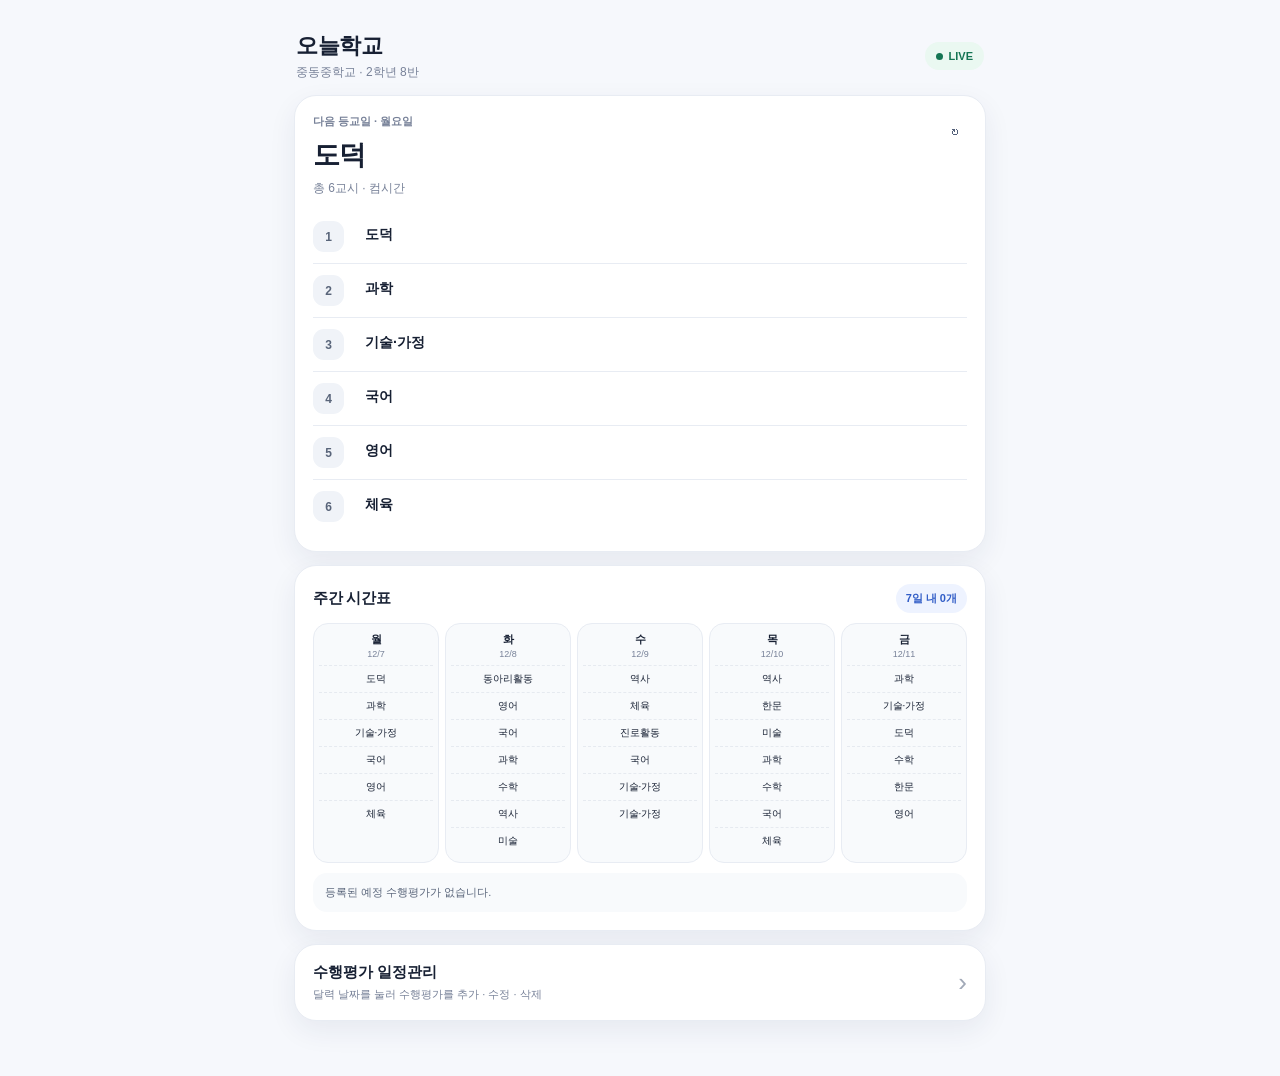
<file: index.html>
<!doctype html>
<html lang="ko">
<head>
  <meta charset="utf-8">
  <meta name="viewport" content="width=device-width,initial-scale=1,viewport-fit=cover">
  <meta name="theme-color" content="#f7f9fc">
  <meta name="apple-mobile-web-app-capable" content="yes">
  <meta name="apple-mobile-web-app-status-bar-style" content="default">
  <meta name="apple-mobile-web-app-title" content="오늘학교">
  <link rel="manifest" href="./manifest.webmanifest">
  <link rel="icon" href="./icon.svg" type="image/svg+xml">
  <title>오늘학교</title>
  <link rel="stylesheet" href="./style.css">
</head>
<body>
<div class="app">
  <section id="homeView">
    <div class="topbar">
      <div><div class="brand">오늘학교</div><div class="school">중동중학교 · 2학년 8반</div></div>
      <div id="status" class="status"><span class="dot"></span><span id="statusText">연결 중</span></div>
    </div>
    <div class="card">
      <div class="hero">
        <div><div id="heroLabel" class="eyebrow">오늘 시간표</div><h1 id="heroMain">불러오는 중</h1><div id="heroSub" class="heroSub">컴시간 시간표를 확인하고 있어요.</div></div>
        <button class="ghost" onclick="loadTimetable()" aria-label="새로고침">↻</button>
      </div>
      <div id="todayList" style="margin-top:13px"><div class="muted">시간표를 불러오는 중입니다.</div></div>
    </div>
    <div class="card">
      <div class="sectionHead"><div class="sectionTitle">주간 시간표</div><span id="homeAssessCount" class="countPill">7일 내 0개</span></div>
      <div id="weekGrid"><div class="muted">주간 시간표를 불러오는 중입니다.</div></div>
      <div id="homeUpcoming" class="homeAssess">등록된 예정 수행평가가 없습니다.</div>
    </div>
    <div class="card navCard" onclick="showManager()">
      <div><div class="navTitle">수행평가 일정관리</div><div class="navDesc">달력 날짜를 눌러 수행평가를 추가 · 수정 · 삭제</div></div><div class="chev">›</div>
    </div>
    <div id="installCard" class="card hidden">
      <div class="sectionTitle">폰에 앱으로 설치</div><div class="muted" style="margin-top:7px">홈 화면에 설치하면 주소창 없이 일반 앱처럼 열 수 있습니다.</div>
      <button id="installBtn" class="primary" style="width:100%;margin-top:12px">홈 화면에 설치</button>
      <div class="installNote">iPhone은 Safari의 공유 버튼 → ‘홈 화면에 추가’를 사용하세요.</div>
    </div>
  </section>
  <section id="managerView" class="hidden">
    <div class="viewHead"><button class="back" onclick="showHome()">‹</button><div><div class="viewTitle">수행평가 일정관리</div><div class="school">날짜를 누르면 바로 추가할 수 있어요.</div></div></div>
    <div class="card">
      <div class="sectionHead"><div class="sectionTitle">수행평가 달력</div><span id="managerCount" class="countPill">7일 내 0개</span></div>
      <div class="calendarHead"><button class="calArrow" onclick="changeMonth(-1)">‹</button><div id="calendarTitle" class="calendarTitle"></div><button class="calArrow" onclick="changeMonth(1)">›</button></div>
      <div class="dow"><div>일</div><div>월</div><div>화</div><div>수</div><div>목</div><div>금</div><div>토</div></div><div id="calendarGrid" class="calGrid"></div>
    </div>
    <div class="card"><div class="sectionTitle">다가오는 수행평가</div><div id="assessmentList" style="margin-top:7px"></div></div>
  </section>
</div>
<div id="modalWrap" class="modalWrap hidden" onclick="modalBackdrop(event)">
  <div class="modal">
    <div class="modalTop"><div><div id="modalTitle" class="modalTitle">수행평가 추가</div><div id="modalDate" class="datePill"></div></div><button class="light" onclick="closeModal()">닫기</button></div>
    <label>과목</label><select id="subjectInput"></select><label>수행평가 내용</label><input id="titleInput" placeholder="예: 생태계 조사 보고서 발표"><label>메모 <span style="font-weight:500">(선택)</span></label><textarea id="noteInput" placeholder="준비물, 제출 방식, 범위 등을 적어두세요."></textarea>
    <div class="modalActions"><button class="light" onclick="closeModal()">취소</button><button class="primary" onclick="saveAssessment()">저장</button></div>
  </div>
</div>
<div id="toast" class="toast"></div>
<script>
  const nativeFetch=window.fetch.bind(window);
  window.fetch=async function(input,init){
    if(typeof input==="string"&&input.indexOf("/api/timetable")===0){
      const requested=new URL(input,location.href).searchParams.get("week")||"0";
      const cachedResponse=await nativeFetch("./timetable.json?_="+Date.now(),{cache:"no-store"});
      const cache=await cachedResponse.json();
      const selected=(cache.weeks&&cache.weeks[requested])?cache.weeks[requested]:(cache.data||cache);
      return new Response(JSON.stringify({ok:true,data:selected}),{
        status:cachedResponse.ok?200:cachedResponse.status,
        headers:{"Content-Type":"application/json"}
      });
    }
    return nativeFetch(input,init);
  };
</script>
<script src="./app.js"></script>
<script>
  if("serviceWorker" in navigator){navigator.serviceWorker.register("./sw.js").catch(function(){});}
  (function(){
    var isiOS=/iphone|ipad|ipod/i.test(navigator.userAgent);
    var installed=(window.navigator.standalone===true)||window.matchMedia("(display-mode: standalone)").matches;
    if(isiOS&&!installed){document.getElementById("installCard").classList.remove("hidden");}
  })();
</script>
</body>
</html>
</file>
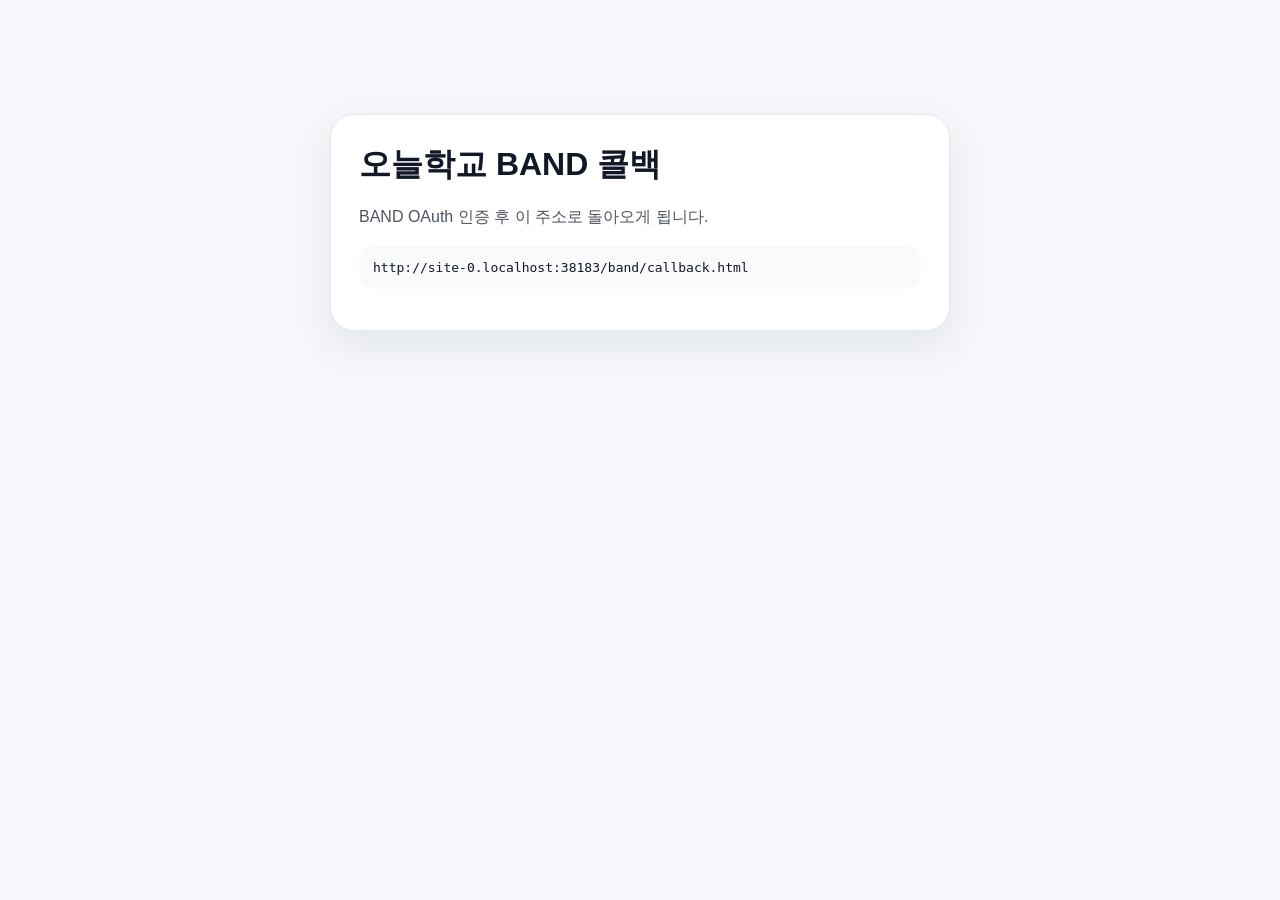
<file: band/callback.html>
<!doctype html>
<html lang="ko">
<head>
<meta charset="utf-8">
<meta name="viewport" content="width=device-width,initial-scale=1">
<title>BAND 연결 완료 · 오늘학교</title>
<style>
body{font-family:-apple-system,BlinkMacSystemFont,"Segoe UI","Noto Sans KR",sans-serif;background:#f5f7fb;color:#111827;margin:0}
main{max-width:620px;margin:10vh auto;padding:24px}
.card{background:#fff;border:1px solid #e5e7eb;border-radius:24px;padding:28px;box-shadow:0 14px 40px rgba(15,23,42,.08)}
h1{margin:0 0 12px}.ok{color:#15803d}.err{color:#b91c1c}p{line-height:1.7;color:#4b5563}pre{white-space:pre-wrap;word-break:break-all;background:#f8fafc;border-radius:14px;padding:14px}
</style>
</head>
<body>
<main><div class="card">
<h1 id="title">BAND 인증 확인 중</h1>
<p id="message"></p>
<pre id="details"></pre>
</div></main>
<script>
const p=new URLSearchParams(location.search);
const code=p.get('code');
const error=p.get('error');
if(code){
  document.getElementById('title').textContent='BAND 인증 코드 수신 완료';
  document.getElementById('title').className='ok';
  document.getElementById('message').textContent='오늘학교가 BAND 인증 콜백을 정상적으로 받았습니다.';
  document.getElementById('details').textContent='code='+code;
}else if(error){
  document.getElementById('title').textContent='BAND 인증 실패';
  document.getElementById('title').className='err';
  document.getElementById('message').textContent='BAND에서 오류가 반환되었습니다.';
  document.getElementById('details').textContent=location.search;
}else{
  document.getElementById('title').textContent='오늘학교 BAND 콜백';
  document.getElementById('message').textContent='BAND OAuth 인증 후 이 주소로 돌아오게 됩니다.';
  document.getElementById('details').textContent=location.href;
}
</script>
</body>
</html>
</file>
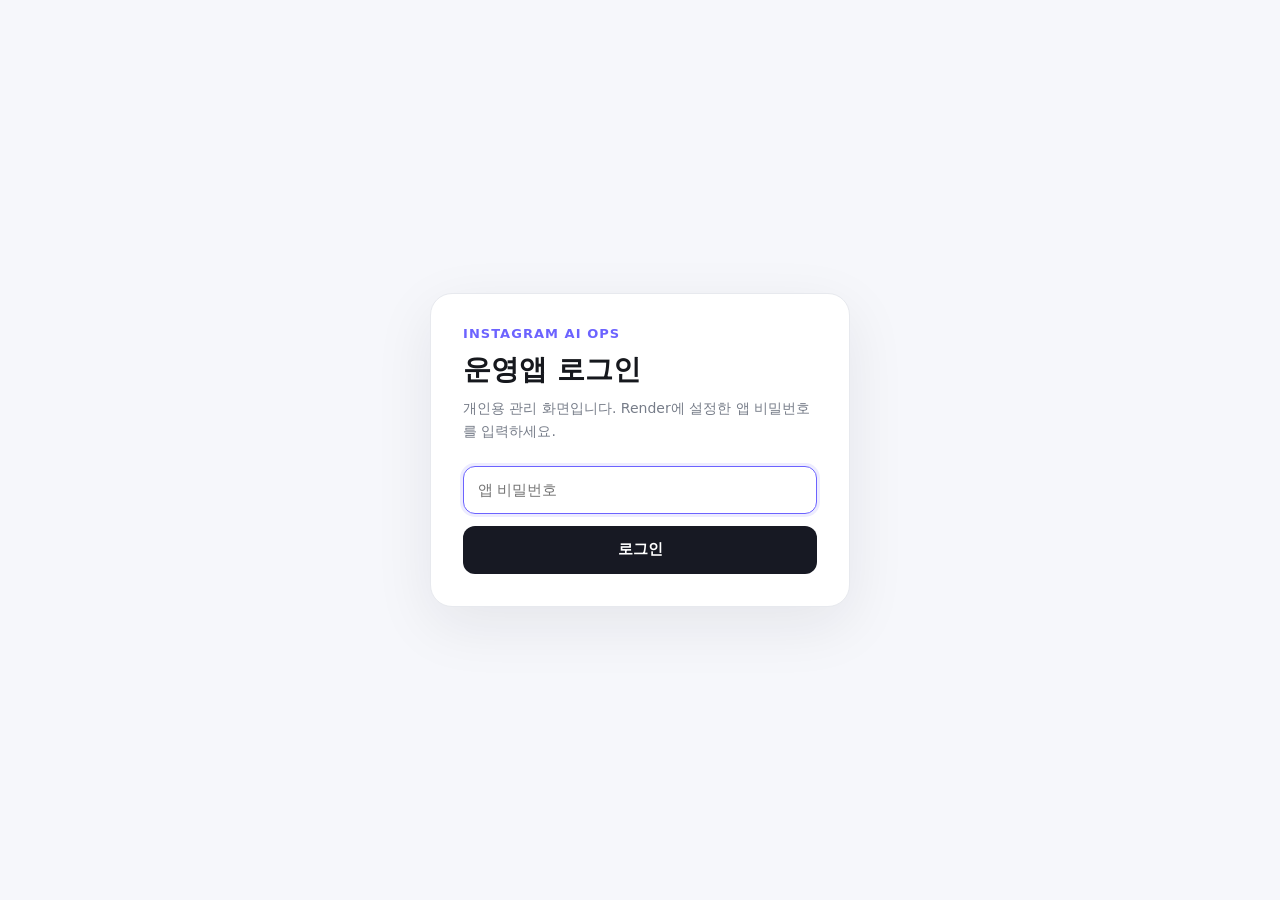
<file: instagram-ai-ops/web/login.html>
<!doctype html><html lang="ko"><head><meta charset="utf-8"><meta name="viewport" content="width=device-width,initial-scale=1"><title>Instagram AI Ops 로그인</title><style>*{box-sizing:border-box}body{margin:0;font-family:Inter,system-ui,-apple-system,'Pretendard','Noto Sans KR',sans-serif;background:#f6f7fb;color:#16181d;min-height:100vh;display:grid;place-items:center}.card{width:min(420px,calc(100% - 32px));background:#fff;border:1px solid #e7e9ee;border-radius:22px;padding:32px;box-shadow:0 18px 60px rgba(20,25,40,.08)}.logo{font-size:13px;font-weight:800;letter-spacing:.08em;color:#6c63ff}.title{font-size:28px;font-weight:800;margin:10px 0 8px}.desc{color:#777d89;font-size:14px;line-height:1.6;margin-bottom:24px}input{width:100%;height:48px;border:1px solid #dfe2e8;border-radius:12px;padding:0 14px;font-size:15px;outline:none}input:focus{border-color:#6c63ff;box-shadow:0 0 0 3px rgba(108,99,255,.12)}button{width:100%;height:48px;border:0;border-radius:12px;background:#171923;color:#fff;font-weight:800;font-size:15px;margin-top:12px;cursor:pointer}.err{display:none;background:#fff2f2;color:#c0392b;border-radius:10px;padding:10px 12px;font-size:13px;margin-bottom:12px}</style></head><body><form class="card" method="post" action="/login"><div class="logo">INSTAGRAM AI OPS</div><div class="title">운영앱 로그인</div><div class="desc">개인용 관리 화면입니다. Render에 설정한 앱 비밀번호를 입력하세요.</div><div id="err" class="err">비밀번호가 맞지 않습니다.</div><input type="password" name="password" placeholder="앱 비밀번호" autofocus required><button type="submit">로그인</button></form><script>if(new URLSearchParams(location.search).get('error'))document.getElementById('err').style.display='block'</script></body></html>
</file>
<file: style.css>
:root{
--bg:#f6f8fc;--card:#fff;--ink:#172033;--muted:#778198;--line:#e8ecf3;
--blue:#3867e8;--blue2:#eef3ff;--red:#d34b54;--red2:#fff1f2;--green:#16805b;
--shadow:0 10px 28px rgba(30,45,80,.07);--radius:22px;
}
*{box-sizing:border-box}
html,body{margin:0;background:var(--bg);color:var(--ink);font-family:-apple-system,BlinkMacSystemFont,"Segoe UI","Noto Sans KR",sans-serif}
body{min-height:100vh;padding:env(safe-area-inset-top) 0 env(safe-area-inset-bottom)}
button,input,textarea,select{font:inherit}
button{border:0;cursor:pointer}
.app{max-width:720px;margin:0 auto;padding:18px 14px 42px}
.topbar{display:flex;align-items:center;justify-content:space-between;padding:5px 2px 14px}
.brand{font-weight:900;font-size:22px;letter-spacing:-.5px}
.school{font-size:12px;color:var(--muted);margin-top:3px}
.status{display:inline-flex;gap:6px;align-items:center;padding:8px 11px;border-radius:999px;background:#eef1f6;color:#687386;font-size:11px;font-weight:800}
.status.live{background:#eaf8f1;color:#147553}
.dot{width:7px;height:7px;border-radius:50%;background:currentColor}
.card{background:var(--card);border:1px solid var(--line);box-shadow:var(--shadow);border-radius:var(--radius);padding:18px;margin-bottom:13px}
.eyebrow{font-size:11px;color:var(--muted);font-weight:800;margin-bottom:8px}
.hero{display:flex;align-items:flex-start;justify-content:space-between;gap:14px}
.hero h1{font-size:27px;margin:0;letter-spacing:-1px}
.heroSub{font-size:12px;color:var(--muted);margin-top:7px}
.countPill{white-space:nowrap;padding:7px 10px;border-radius:999px;background:var(--blue2);color:#315dc7;font-size:11px;font-weight:900}
.sectionHead{display:flex;align-items:center;justify-content:space-between;margin-bottom:10px}
.sectionTitle{font-size:15px;font-weight:900;letter-spacing:-.3px}
.muted{font-size:12px;color:var(--muted);line-height:1.6}
.period{display:grid;grid-template-columns:42px 1fr auto;gap:10px;align-items:center;padding:11px 0;border-top:1px solid var(--line)}
.period:first-child{border-top:0}
.bubble{width:31px;height:31px;border-radius:11px;background:#f0f3f8;display:flex;align-items:center;justify-content:center;font-size:12px;font-weight:900;color:#59657a}
.subject{font-size:14px;font-weight:900;display:flex;align-items:center;gap:6px}
.meta{font-size:11px;color:var(--muted);margin-top:3px}
.badge{font-size:9px;padding:4px 6px;border-radius:999px;background:var(--red2);color:var(--red);font-weight:900}
.changed{background:#fff7e9;color:#a76a08}
.week{display:grid;grid-template-columns:repeat(5,1fr);gap:6px}
.day{background:#f8fafc;border:1px solid var(--line);border-radius:15px;padding:8px 5px;min-width:0}
.dayname{text-align:center;font-size:11px;font-weight:900}
.weekDate{text-align:center;font-size:9px;color:var(--muted);margin:2px 0 6px}
.mini{font-size:10px;text-align:center;padding:6px 2px;border-top:1px dashed #e6eaf0;white-space:nowrap;overflow:hidden;text-overflow:ellipsis}
.mini:first-of-type{border-top:0}
.miniBadge{display:block;color:var(--red);font-weight:900;font-size:8px;margin-top:2px}
.homeAssess{margin-top:10px;padding:11px 12px;border-radius:14px;background:#f8fafc;color:#59657a;font-size:11px;line-height:1.5}
.navCard{display:flex;align-items:center;justify-content:space-between;gap:12px;cursor:pointer}
.navCard:active{transform:scale(.995)}
.navTitle{font-weight:900;font-size:15px}
.navDesc{font-size:11px;color:var(--muted);margin-top:5px}
.chev{font-size:26px;color:#a1a9b7}
.primary{background:var(--blue);color:#fff;border-radius:14px;padding:12px 14px;font-weight:900}
.light{background:#eef2f7;color:#526079;border-radius:13px;padding:10px 12px;font-weight:800}
.ghost{background:transparent;color:#536079;padding:8px}
.danger{background:var(--red2);color:var(--red)}
.hidden{display:none!important}
.viewHead{display:flex;align-items:center;gap:10px;margin-bottom:13px}
.back{width:38px;height:38px;border-radius:13px;background:#fff;border:1px solid var(--line);font-size:20px;color:#536079}
.viewTitle{font-size:20px;font-weight:900}
.calendarHead{display:grid;grid-template-columns:42px 1fr 42px;align-items:center;margin-bottom:10px}
.calendarTitle{text-align:center;font-weight:900}
.calArrow{width:38px;height:38px;border-radius:12px;background:#eef2f7;color:#526079}
.dow,.calGrid{display:grid;grid-template-columns:repeat(7,1fr);gap:5px}
.dow div{text-align:center;font-size:10px;color:var(--muted);font-weight:800;padding:4px 0}
.dateCell{min-height:59px;border:1px solid var(--line);background:#fafbfd;border-radius:12px;padding:7px 5px;position:relative}
.dateCell.blank{border-color:transparent;background:transparent}
.dateCell.today{border-color:#8ba8ff;background:#f5f7ff}
.dateCell.has{background:#fff6f6;border-color:#ffd5d8}
.dateNum{font-size:10px;font-weight:900}
.dateItem{font-size:8px;color:var(--red);font-weight:800;margin-top:5px;white-space:nowrap;overflow:hidden;text-overflow:ellipsis}
.upcomingItem{padding:13px 0;border-top:1px solid var(--line)}
.upcomingItem:first-child{border-top:0}
.itemTop{display:flex;align-items:center;justify-content:space-between;gap:10px}
.itemTitle{font-weight:900;font-size:13px}
.itemMeta{font-size:10px;color:var(--muted);margin-top:4px}
.dday{padding:5px 8px;border-radius:999px;background:var(--blue2);color:#315dc7;font-size:9px;font-weight:900}
.dday.soon{background:var(--red2);color:var(--red)}
.actions{display:flex;gap:6px;margin-top:9px;flex-wrap:wrap}
.actions button{font-size:10px;padding:8px 10px}
.modalWrap{position:fixed;inset:0;background:rgba(13,20,35,.45);display:flex;align-items:flex-end;justify-content:center;z-index:50;padding:12px}
.modal{width:min(680px,100%);background:#fff;border-radius:26px 26px 18px 18px;padding:20px 18px calc(18px + env(safe-area-inset-bottom));box-shadow:0 -12px 40px rgba(0,0,0,.14)}
.modalTop{display:flex;align-items:flex-start;justify-content:space-between;margin-bottom:14px}
.modalTitle{font-size:18px;font-weight:900}
.datePill{display:inline-block;margin-top:6px;padding:6px 9px;border-radius:999px;background:var(--blue2);color:#315dc7;font-size:10px;font-weight:900}
label{display:block;font-size:10px;color:#69758b;font-weight:900;margin-bottom:6px}
select,input,textarea{width:100%;border:1px solid #dfe5ef;border-radius:14px;background:#fff;padding:12px 13px;color:var(--ink);outline:none;margin-bottom:12px}
textarea{min-height:72px;resize:vertical}
select:focus,input:focus,textarea:focus{border-color:#89a7ff}
.modalActions{display:grid;grid-template-columns:1fr 1fr;gap:8px}
.toast{position:fixed;left:50%;bottom:calc(22px + env(safe-area-inset-bottom));transform:translateX(-50%);background:#172033;color:#fff;padding:11px 15px;border-radius:999px;font-size:11px;font-weight:800;z-index:80;opacity:0;pointer-events:none;transition:.2s}
.toast.show{opacity:1}
.installNote{font-size:10px;color:var(--muted);margin-top:8px;line-height:1.5}
@media(min-width:680px){.app{padding-top:26px}.modalWrap{align-items:center}.modal{border-radius:26px}}
</file>
